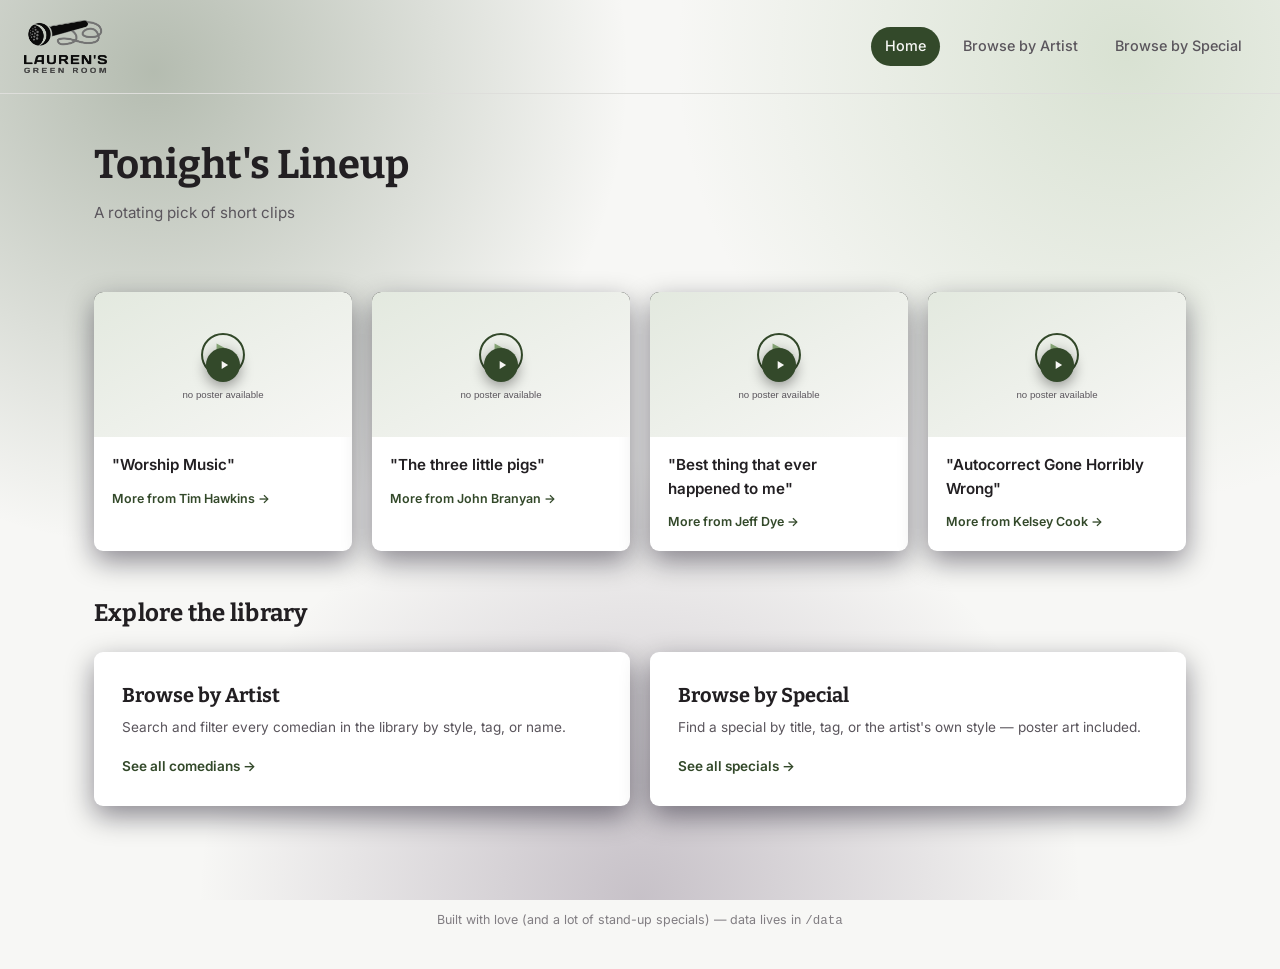
<file: index.html>
<!DOCTYPE html>
<html lang="en">
<head>
<meta charset="UTF-8">
<meta name="viewport" content="width=device-width, initial-scale=1.0">
<title>Lauren's Green Room</title>
<link rel="stylesheet" href="css/styles.css">
</head>
<body>

<nav class="site-nav">
  <a class="site-nav__brand" href="index.html">
    <img class="site-nav__brand-logo" src="img/logo.png" alt="Lauren's Green Room">
  </a>
  <div class="site-nav__links">
    <a class="site-nav__link active" href="index.html">Home</a>
    <a class="site-nav__link" href="browse-artists.html">Browse by Artist</a>
    <a class="site-nav__link" href="browse-specials.html">Browse by Special</a>
  </div>
</nav>

<main class="container">

  <div class="page-header">
    <h1>Tonight's Lineup</h1>
    <p class="page-header__sub" id="rotation-note">A rotating pick of short clips</p>
  </div>

  <section class="section" id="featured">
    <div class="shorts-strip" id="shorts-strip"></div>
  </section>

  <section class="section">
    <div class="section__heading">
      <h2>Explore the library</h2>
    </div>
    <div class="cta-row">
      <a class="cta-card" href="browse-artists.html">
        <p class="cta-card__title">Browse by Artist</p>
        <p class="cta-card__sub">Search and filter every comedian in the library by style, tag, or name.</p>
        <span class="cta-card__arrow">See all comedians →</span>
      </a>
      <a class="cta-card" href="browse-specials.html">
        <p class="cta-card__title">Browse by Special</p>
        <p class="cta-card__sub">Find a special by title, tag, or the artist's own style — poster art included.</p>
        <span class="cta-card__arrow">See all specials →</span>
      </a>
    </div>
  </section>

</main>

<footer class="site-footer">
  Built with love (and a lot of stand-up specials) — data lives in <code>/data</code>
</footer>

<script src="js/common.js"></script>
<script src="js/app.js"></script>
</body>
</html>
</file>
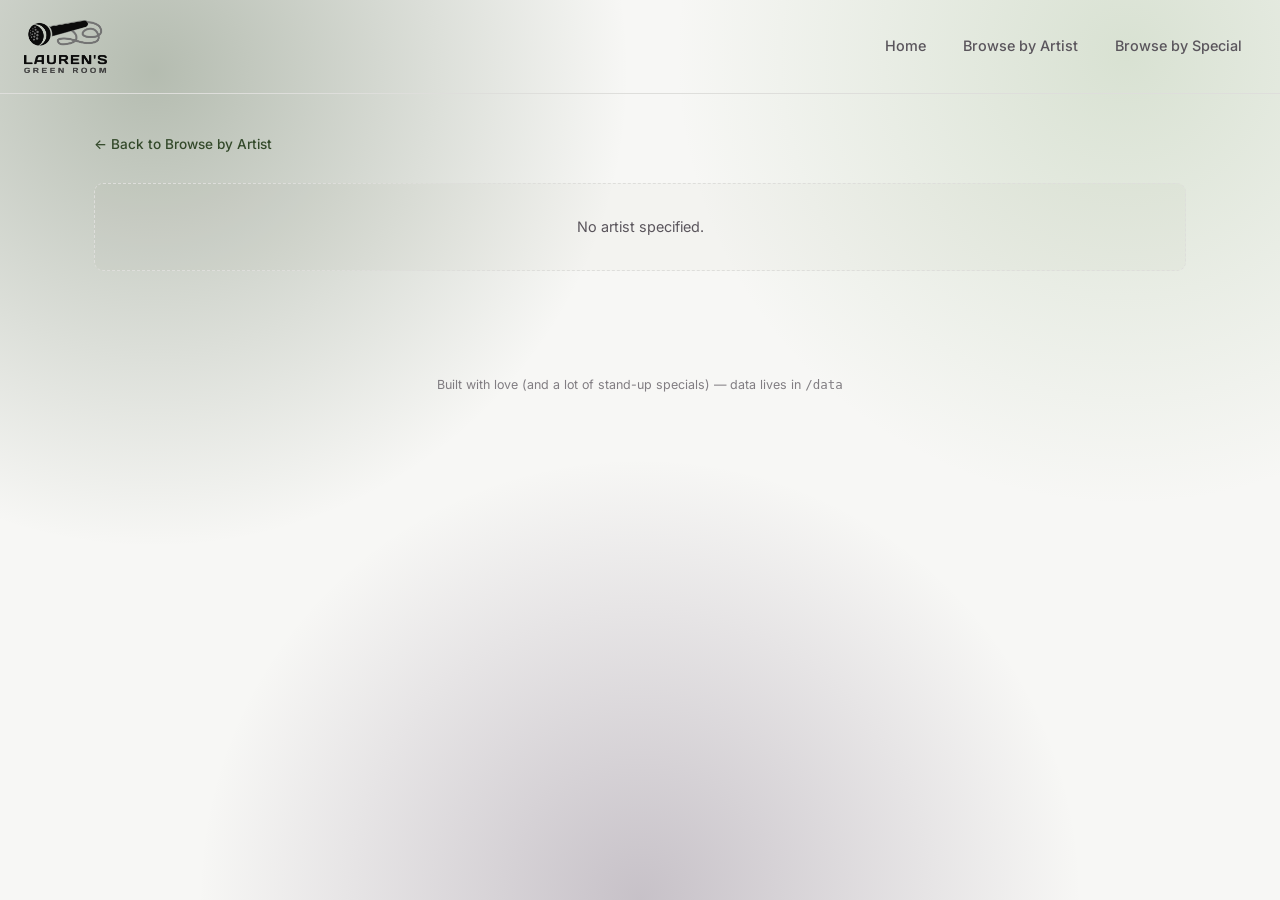
<file: artist.html>
<!DOCTYPE html>
<html lang="en">
<head>
<meta charset="UTF-8">
<meta name="viewport" content="width=device-width, initial-scale=1.0">
<title>Artist — Lauren's Green Room</title>
<link rel="stylesheet" href="css/styles.css">
</head>
<body>

<nav class="site-nav">
  <a class="site-nav__brand" href="index.html">
    <img class="site-nav__brand-logo" src="img/logo.png" alt="Lauren's Green Room">
  </a>
  <div class="site-nav__links">
    <a class="site-nav__link" href="index.html">Home</a>
    <a class="site-nav__link" href="browse-artists.html">Browse by Artist</a>
    <a class="site-nav__link" href="browse-specials.html">Browse by Special</a>
  </div>
</nav>

<main class="container">
  <div class="page-header artist-toprow" style="padding-bottom:0;">
    <a href="browse-artists.html" class="back-link">← Back to Browse by Artist</a>
    <div id="artist-social-icons"></div>
  </div>

  <div id="artist-content">
    <div class="empty-state">Loading…</div>
  </div>

  <section class="section" id="specials-section" style="display:none;">
    <div class="section__heading"><h2 id="specials-heading">Specials</h2></div>
    <div id="specials-list"></div>
  </section>

  <section class="section" id="shorts-section" style="display:none;">
    <div class="section__heading"><h2>Clips</h2></div>
    <div class="shorts-strip" id="artist-shorts"></div>
  </section>
</main>

<footer class="site-footer">
  Built with love (and a lot of stand-up specials) — data lives in <code>/data</code>
</footer>

<script src="js/common.js"></script>
<script src="js/artist.js"></script>
</body>
</html>
</file>
<file: css/styles.css>
/* ============================================
   Lauren's Green Room — theme
   ============================================ */

@import url('https://fonts.googleapis.com/css2?family=Bitter:wght@400;600;700&family=Inter:wght@400;500;600;700&display=swap');

:root {
  --bg-page: #F7F7F5;
  --bg-surface: #FFFFFF;
  --bg-surface-raised: color-mix(in srgb, var(--color-sage) 18%, var(--bg-page));
  --border: #DEDEDB;

  --color-primary: #33492A;
  --color-primary-dim: color-mix(in srgb, var(--color-primary) 82%, black);
  --color-sage: #8AAA79;
  --color-sage-text: #20301A;
  --color-brown: #6B4A2E;
  --color-plum: #6B4E78;

  --text-primary: #221F22;
  --text-secondary: #5A555C;

  --font-display: 'Bookman Old Style', 'Bitter', Georgia, serif;
  --font-body: 'Calibri', 'Inter', system-ui, -apple-system, sans-serif;

  --radius: 9px;
  --radius-pill: 999px;

  --shadow-card: 0 10px 28px rgba(6, 3, 20, 0.45), 0 1px 0 rgba(245, 243, 255, 0.03);
  --shadow-card-hover: 0 16px 36px rgba(6, 3, 20, 0.55), 0 1px 0 rgba(245, 243, 255, 0.04);
}

* { box-sizing: border-box; }

html { scroll-behavior: smooth; }

body {
  margin: 0;
  background: var(--bg-page);
  background-image:
    radial-gradient(circle at 12% 8%, color-mix(in srgb, var(--color-primary) 34%, transparent), transparent 34%),
    radial-gradient(circle at 88% 6%, color-mix(in srgb, var(--color-sage) 28%, transparent), transparent 32%),
    radial-gradient(circle at 50% 100%, color-mix(in srgb, color-mix(in srgb, var(--color-plum) 70%, black) 28%, transparent), transparent 40%);
  background-attachment: fixed;
  color: var(--text-primary);
  font-family: var(--font-body);
  line-height: 1.55;
  min-height: 100vh;
}

a { color: inherit; }

img { max-width: 100%; display: block; }

/* ---------- Nav bar ---------- */

.site-nav {
  display: flex;
  align-items: center;
  justify-content: space-between;
  gap: 1.5rem;
  flex-wrap: wrap;
  padding: 1.25rem 1.5rem;
  border-bottom: 1px solid var(--border);
}

.site-nav__brand {
  display: flex;
  align-items: center;
  text-decoration: none;
}

.site-nav__brand-logo {
  height: 3.3rem;
  width: auto;
  display: block;
}

.site-nav__links {
  display: flex;
  gap: 0.5rem;
  flex-wrap: wrap;
}

.site-nav__link {
  font-size: 0.9rem;
  font-weight: 500;
  text-decoration: none;
  color: var(--text-secondary);
  padding: 0.5rem 0.9rem;
  border-radius: var(--radius-pill);
  transition: background 0.15s ease, color 0.15s ease;
}

.site-nav__link:hover {
  color: var(--text-primary);
  background: color-mix(in srgb, var(--color-primary) 8%, transparent);
}

.site-nav__link.active {
  color: var(--bg-page);
  background: var(--color-primary);
}

/* ---------- Layout ---------- */

.container {
  max-width: 1140px;
  margin: 0 auto;
  padding: 0 1.5rem 4rem;
}

.page-header {
  padding: 2.5rem 0 1.5rem;
}

.page-header h1 {
  font-family: var(--font-display);
  font-weight: 700;
  font-size: clamp(1.9rem, 4vw, 2.5rem);
  margin: 0 0 0.3rem;
  color: var(--text-primary);
}

.page-header__sub {
  color: var(--text-secondary);
  font-size: 0.95rem;
  margin: 0;
}

.section {
  margin-top: 2.75rem;
}

.section__heading {
  display: flex;
  align-items: baseline;
  justify-content: space-between;
  gap: 1rem;
  margin-bottom: 1.25rem;
}

.section__heading h2 {
  font-family: var(--font-display);
  font-weight: 700;
  letter-spacing: 0.01em;
  font-size: 1.5rem;
  margin: 0;
  color: var(--text-primary);
}

.section__note {
  font-size: 0.8rem;
  color: var(--text-secondary);
}

/* ---------- Empty state ---------- */

.empty-state {
  border: 1px dashed var(--border);
  border-radius: var(--radius);
  padding: 2rem;
  text-align: center;
  color: var(--text-secondary);
  font-size: 0.9rem;
  background: color-mix(in srgb, var(--color-primary) 2%, transparent);
}

.empty-state code {
  font-family: 'Consolas', monospace;
  color: var(--color-primary);
  background: color-mix(in srgb, var(--color-sage) 15%, transparent);
  padding: 0.1rem 0.4rem;
  border-radius: 4px;
}

/* ---------- Buttons ---------- */

.btn {
  display: inline-flex;
  align-items: center;
  justify-content: center;
  gap: 0.5rem;
  font-family: var(--font-body);
  font-weight: 600;
  font-size: 0.9rem;
  background: var(--color-primary);
  color: var(--bg-page);
  border: none;
  padding: 0.7rem 1.4rem;
  border-radius: var(--radius-pill);
  text-decoration: none;
  cursor: pointer;
  transition: background 0.15s ease, transform 0.15s ease;
}

.btn:hover {
  background: var(--color-primary-dim);
  transform: translateY(-1px);
}

.btn--outline {
  background: transparent;
  border: 1px solid color-mix(in srgb, var(--color-primary) 50%, transparent);
  color: var(--text-primary);
}

.btn--outline:hover {
  background: color-mix(in srgb, var(--color-primary) 12%, transparent);
}

/* ---------- Search & filters ---------- */

.controls {
  display: flex;
  flex-wrap: wrap;
  gap: 0.75rem;
  align-items: center;
  margin-bottom: 1.25rem;
}

.search-field {
  position: relative;
  flex: 1 1 260px;
  min-width: 220px;
}

.search-field::before {
  content: "🔍";
  position: absolute;
  left: 1rem;
  top: 50%;
  transform: translateY(-50%);
  font-size: 0.85rem;
  opacity: 0.6;
  pointer-events: none;
}

.search-input {
  width: 100%;
  background: var(--bg-surface);
  border: 1px solid var(--border);
  color: var(--text-primary);
  font-family: var(--font-body);
  font-size: 0.9rem;
  padding: 0.7rem 1rem 0.7rem 2.4rem;
  border-radius: var(--radius-pill);
  outline: none;
  transition: border-color 0.15s ease;
}

.search-input::placeholder { color: var(--text-secondary); }

.search-input:focus {
  border-color: var(--color-primary);
}

.filter-select {
  background: var(--bg-surface);
  border: 1px solid var(--border);
  color: var(--text-primary);
  font-family: var(--font-body);
  font-size: 0.85rem;
  padding: 0.65rem 2rem 0.65rem 1rem;
  border-radius: var(--radius-pill);
  outline: none;
  cursor: pointer;
  appearance: none;
  background-image: linear-gradient(45deg, transparent 50%, var(--text-secondary) 50%), linear-gradient(135deg, var(--text-secondary) 50%, transparent 50%);
  background-position: calc(100% - 16px) calc(50% - 3px), calc(100% - 11px) calc(50% - 3px);
  background-size: 5px 5px, 5px 5px;
  background-repeat: no-repeat;
}

.filter-select:focus { border-color: var(--color-primary); }

.active-filters {
  display: flex;
  flex-wrap: wrap;
  gap: 0.5rem;
  margin-bottom: 1.25rem;
}

.filter-chip {
  display: inline-flex;
  align-items: center;
  gap: 0.45rem;
  font-size: 0.78rem;
  font-weight: 500;
  background: color-mix(in srgb, var(--color-primary) 16%, transparent);
  border: 1px solid color-mix(in srgb, var(--color-primary) 40%, transparent);
  color: var(--text-primary);
  padding: 0.35rem 0.5rem 0.35rem 0.8rem;
  border-radius: var(--radius-pill);
}

.filter-chip button {
  background: none;
  border: none;
  color: var(--text-secondary);
  cursor: pointer;
  font-size: 0.85rem;
  line-height: 1;
  padding: 0.1rem 0.3rem;
  border-radius: 50%;
}

.filter-chip button:hover {
  color: var(--text-primary);
  background: color-mix(in srgb, var(--color-primary) 10%, transparent);
}

/* ---------- Tag chips (display) ---------- */

.tag-bar {
  display: flex;
  flex-wrap: wrap;
  gap: 0.6rem;
}

.tag-chip {
  font-size: 0.75rem;
  font-weight: 500;
  text-transform: lowercase;
  background: var(--bg-surface);
  border: 1px solid var(--border);
  color: var(--text-secondary);
  padding: 0.4rem 0.85rem;
  border-radius: var(--radius-pill);
  cursor: pointer;
  transition: background 0.15s ease, border-color 0.15s ease, color 0.15s ease;
}

.tag-chip:hover {
  border-color: var(--color-primary);
  color: var(--text-primary);
}

.tag-chip.active {
  background: var(--color-primary);
  border-color: var(--color-primary);
  color: var(--bg-page);
}

/* Small static tag pill shown on cards (not interactive). Color rotates
   between 3 variants (see js/common.js renderPillTag) so different tags are
   visually distinct instead of one flat color. */
.pill-tag {
  font-size: 0.68rem;
  font-weight: 500;
  text-transform: lowercase;
  letter-spacing: 0.01em;
  padding: 0.2rem 0.6rem;
  border-radius: var(--radius-pill);
}

.pill-tag--sage  { background: var(--color-sage);  color: var(--color-sage-text); }
.pill-tag--brown { background: var(--color-brown); color: var(--bg-page); }
.pill-tag--plum  { background: var(--color-plum);  color: var(--bg-page); }

/* ---------- Cards (shared) ---------- */

.card {
  background: var(--bg-surface);
  border-radius: var(--radius);
  box-shadow: var(--shadow-card);
  overflow: hidden;
  text-decoration: none;
  color: inherit;
  display: flex;
  flex-direction: column;
  transition: transform 0.15s ease, box-shadow 0.15s ease;
}

.card:hover {
  transform: translateY(-4px);
  box-shadow: var(--shadow-card-hover);
}

/* dashed "ticket tear" perforation divider between photo/poster and body */
.card__perf {
  position: relative;
  height: 0;
  border-top: 2px dashed var(--border);
}

.card__perf::before,
.card__perf::after {
  content: "";
  position: absolute;
  width: 14px;
  height: 14px;
  background: var(--bg-page);
  border-radius: 50%;
  top: -7px;
}
.card__perf::before { left: -7px; }
.card__perf::after { right: -7px; }

/* ---------- Shorts strip (homepage) ---------- */

.shorts-strip {
  display: grid;
  grid-template-columns: repeat(auto-fill, minmax(230px, 1fr));
  gap: 1.25rem;
}

.short-card__embed {
  aspect-ratio: 16 / 9;
  background: #000;
  position: relative;
  display: block;
  width: 100%;
  padding: 0;
  border: 0;
  cursor: pointer;
}

.short-card__embed img {
  width: 100%;
  height: 100%;
  object-fit: cover;
  display: block;
}

.short-card__embed .play-badge { transition: transform 0.15s ease; }

.short-card__embed:hover .play-badge { transform: translate(-50%, -50%) scale(1.1); }

/* ---------- Video lightbox — expands a clip to window width on demand ---------- */

.video-lightbox {
  position: fixed;
  inset: 0;
  background: rgba(6, 3, 20, 0.9);
  display: flex;
  align-items: center;
  justify-content: center;
  padding: 2rem;
  z-index: 1000;
}

.video-lightbox__inner {
  position: relative;
  width: min(100%, calc((100vh - 4rem) * 16 / 9));
  aspect-ratio: 16 / 9;
  max-height: calc(100vh - 4rem);
  background: #000;
  box-shadow: var(--shadow-card-hover);
}

.video-lightbox__inner--vertical {
  width: min(100%, calc((100vh - 4rem) * 9 / 16));
  aspect-ratio: 9 / 16;
}

.video-lightbox__inner iframe {
  width: 100%;
  height: 100%;
  border: 0;
  display: block;
}

.video-lightbox__close {
  position: absolute;
  top: 0.6rem;
  right: 0.6rem;
  width: 34px;
  height: 34px;
  display: flex;
  align-items: center;
  justify-content: center;
  border: 0;
  border-radius: 50%;
  background: rgba(10, 6, 26, 0.7);
  color: var(--text-primary);
  cursor: pointer;
  z-index: 1;
}

.video-lightbox__close svg {
  width: 16px;
  height: 16px;
  fill: currentColor;
}

.video-lightbox__close:hover { background: var(--color-primary); color: var(--bg-page); }

@media (max-width: 640px) {
  .video-lightbox { padding: 1rem; }
  .video-lightbox__inner { width: min(100%, calc((100vh - 2rem) * 16 / 9)); max-height: calc(100vh - 2rem); }
  .video-lightbox__inner--vertical { width: min(100%, calc((100vh - 2rem) * 9 / 16)); }
}

.short-card__body {
  padding: 1rem 1.1rem 1.1rem;
}

.short-card__title {
  font-weight: 600;
  font-size: 0.95rem;
  margin: 0 0 0.5rem;
}

.short-card__more {
  font-size: 0.78rem;
  font-weight: 600;
  color: var(--color-primary);
  text-decoration: none;
}

.short-card__more:hover { text-decoration: underline; }

/* ---------- Homepage CTA row ---------- */

.cta-row {
  display: grid;
  grid-template-columns: repeat(auto-fit, minmax(240px, 1fr));
  gap: 1.25rem;
}

.cta-card {
  background: var(--bg-surface);
  border-radius: var(--radius);
  box-shadow: var(--shadow-card);
  padding: 1.75rem;
  text-decoration: none;
  color: inherit;
  transition: transform 0.15s ease, box-shadow 0.15s ease;
}

.cta-card:hover {
  transform: translateY(-4px);
  box-shadow: var(--shadow-card-hover);
}

.cta-card__title {
  font-family: var(--font-display);
  font-weight: 700;
  font-size: 1.25rem;
  margin: 0 0 0.4rem;
  color: var(--text-primary);
}

.cta-card__sub {
  font-size: 0.85rem;
  color: var(--text-secondary);
  margin: 0 0 0.9rem;
}

.cta-card__arrow {
  font-size: 0.85rem;
  font-weight: 600;
  color: var(--color-primary);
}

/* ---------- Artist grid (Browse by Artist) ---------- */

.artist-grid {
  display: grid;
  grid-template-columns: repeat(5, 1fr);
  gap: 1.4rem;
  align-items: stretch;
}

.artist-card__photo {
  aspect-ratio: 1 / 1;
  width: 100%;
  background: var(--bg-surface-raised);
  background-size: cover;
  background-position: center top;
  display: flex;
  align-items: center;
  justify-content: center;
  font-family: var(--font-display);
  font-size: 1.8rem;
  color: var(--color-primary);
  flex-shrink: 0;
}

.artist-card__body {
  padding: 1rem 1.1rem 1.1rem;
  display: flex;
  flex-direction: column;
  flex: 1;
}

.artist-card__name {
  font-weight: 600;
  font-size: 1rem;
  margin: 0 0 0.55rem;
  min-height: 2.5em;
  display: -webkit-box;
  -webkit-line-clamp: 2;
  -webkit-box-orient: vertical;
  overflow: hidden;
}

.artist-card__tags {
  display: flex;
  flex-wrap: wrap;
  gap: 0.35rem;
  margin-top: auto;
}

/* ---------- Special grid (Browse by Special) ---------- */

.special-grid {
  display: grid;
  grid-template-columns: repeat(auto-fill, minmax(230px, 1fr));
  gap: 1.4rem;
  align-items: stretch;
}

.special-card__poster-link {
  display: block;
  text-decoration: none;
}

.special-card__title-link {
  display: block;
  text-decoration: none;
  color: inherit;
}

.special-card__title-link:hover .special-card__title {
  color: var(--color-primary);
}

.special-card__poster {
  aspect-ratio: 16 / 9;
  background: var(--bg-surface-raised);
  background-size: cover;
  background-position: center;
  position: relative;
  overflow: hidden;
}

.special-card__poster img {
  width: 100%;
  height: 100%;
  object-fit: cover;
}

/* ---------- Three visual states, in priority order:
   1. .has-video   — real YouTubeLink: full "pop" treatment (play badge, bright title, WATCH pill)
   2. .has-platform — known streaming home but no YouTubeLink: bright title, no play badge
      (not embeddable inline), "Watch on {Platform}" pill instead of a static WATCH pill
   3. neither — genuinely unknown yet: muted poster scrim + muted title, no badge
   Shared by special-card (Browse by Special) and special-row (Artist Detail). ---------- */

.special-card:not(.has-video):not(.has-platform) .special-card__poster::after,
.special-row:not(.has-video):not(.has-platform) .special-row__poster::after {
  content: "";
  position: absolute;
  inset: 0;
  background: rgba(10, 6, 26, 0.6);
}

.special-card:not(.has-video):not(.has-platform) .special-card__title,
.special-row:not(.has-video):not(.has-platform) .special-row__title {
  color: var(--text-secondary);
  font-weight: 500;
}

.play-badge {
  position: absolute;
  top: 50%;
  left: 50%;
  transform: translate(-50%, -50%);
  width: 34px;
  height: 34px;
  border-radius: 50%;
  background: var(--color-primary);
  display: flex;
  align-items: center;
  justify-content: center;
  box-shadow: 0 4px 14px rgba(0, 0, 0, 0.4);
}

.play-badge svg {
  width: 14px;
  height: 14px;
  fill: var(--bg-page);
  margin-left: 2px;
}

.watch-pill {
  display: inline-flex;
  align-items: center;
  gap: 0.25rem;
  font-size: 0.68rem;
  font-weight: 700;
  letter-spacing: 0.03em;
  text-transform: uppercase;
  text-decoration: none;
  color: var(--bg-page);
  background: var(--color-primary);
  padding: 0.25rem 0.55rem;
  border-radius: var(--radius-pill);
}

.watch-pill svg {
  width: 10px;
  height: 10px;
  fill: var(--bg-page);
}

.special-card__body {
  padding: 1rem 1.1rem 1.1rem;
  display: flex;
  flex-direction: column;
  flex: 1;
}

.special-card__title {
  font-weight: 600;
  font-size: 0.98rem;
  margin: 0 0 0.3rem;
  min-height: 2.4em;
  display: -webkit-box;
  -webkit-line-clamp: 2;
  -webkit-box-orient: vertical;
  overflow: hidden;
}

.special-card__meta {
  font-size: 0.8rem;
  color: var(--color-plum);
  margin: 0 0 0.7rem;
}

.special-card__artist-link {
  color: inherit;
  text-decoration: none;
}

.special-card__artist-link:hover {
  text-decoration: underline;
}

.special-card__tags {
  display: flex;
  flex-wrap: wrap;
  gap: 0.35rem;
  margin: 0 0 0.7rem;
}

.special-card__badges {
  display: flex;
  flex-direction: column;
  gap: 0.5rem;
  margin-top: auto;
}

.special-card__watch-row,
.special-card__level-row {
  display: flex;
  flex-wrap: wrap;
  gap: 0.4rem;
}

/* Momentary highlight for a special-card deep-linked from a short clip
   ("From: <Special> →"), so it's obvious which card the link landed on. */
.special-card--highlight {
  animation: special-card-flash 2.2s ease-out 1;
}

@keyframes special-card-flash {
  0%   { box-shadow: 0 0 0 3px var(--color-primary), var(--shadow-card-hover); }
  100% { box-shadow: var(--shadow-card); }
}

.badge {
  font-size: 0.68rem;
  font-weight: 600;
  text-transform: uppercase;
  letter-spacing: 0.03em;
  color: var(--text-secondary);
  border: 1px solid var(--border);
  padding: 0.25rem 0.55rem;
  border-radius: 5px;
}

/* ---------- Artist detail page ---------- */

.back-link {
  display: inline-block;
  font-size: 0.85rem;
  font-weight: 500;
  color: var(--color-primary);
  text-decoration: none;
  margin-bottom: 1.75rem;
}
.back-link:hover { text-decoration: underline; }

.artist-toprow {
  display: flex;
  align-items: center;
  justify-content: space-between;
  flex-wrap: wrap;
  gap: 1rem;
}

.social-icons {
  display: flex;
  gap: 0.5rem;
  flex-shrink: 0;
}

.social-icon {
  width: 38px;
  height: 38px;
  border-radius: 50%;
  background: var(--bg-surface);
  box-shadow: var(--shadow-card);
  display: flex;
  align-items: center;
  justify-content: center;
  color: var(--text-primary);
  transition: background 0.15s ease, transform 0.15s ease;
}

.social-icon:hover {
  background: var(--color-primary);
  transform: translateY(-2px);
}

.social-icon svg {
  width: 17px;
  height: 17px;
  fill: currentColor;
}

.artist-header {
  display: flex;
  gap: 1.75rem;
  align-items: flex-start;
  flex-wrap: wrap;
}

.artist-header__photo {
  width: 160px;
  height: 160px;
  border-radius: var(--radius);
  background: var(--bg-surface-raised);
  background-size: cover;
  background-position: center;
  box-shadow: var(--shadow-card);
  flex-shrink: 0;
}

.artist-header__name {
  font-family: var(--font-display);
  font-weight: 700;
  font-size: clamp(1.9rem, 4vw, 2.5rem);
  margin: 0 0 0.5rem;
  color: var(--text-primary);
}

.artist-header__website {
  font-size: 0.85rem;
  font-weight: 600;
  color: var(--color-primary);
  text-decoration: none;
}
.artist-header__website:hover { text-decoration: underline; }

.artist-header__tickets {
  display: flex;
  align-items: center;
  gap: 0.4rem;
  font-size: 0.85rem;
  font-weight: 600;
  color: var(--color-plum);
  text-decoration: none;
  margin-top: 0.4rem;
}
.artist-header__tickets:hover { text-decoration: underline; }
.artist-header__tickets svg { width: 14px; height: 14px; fill: currentColor; }

.artist-header__tags {
  display: flex;
  flex-wrap: wrap;
  gap: 0.4rem;
  margin-top: 0.75rem;
}

.artist-bio {
  margin-top: 1.75rem;
  max-width: 68ch;
  color: var(--text-primary);
  opacity: 0.92;
  font-size: 0.98rem;
}

.special-row {
  background: var(--bg-surface);
  border-radius: var(--radius);
  box-shadow: var(--shadow-card);
  padding: 0.9rem;
  margin-bottom: 0.9rem;
  display: flex;
  align-items: center;
  gap: 1rem;
}

.special-row__poster {
  display: block;
  position: relative;
  width: 104px;
  height: 58px;
  flex-shrink: 0;
  border-radius: 6px;
  overflow: hidden;
  background: var(--bg-surface-raised);
  text-decoration: none;
}

.special-row__poster img {
  width: 100%;
  height: 100%;
  object-fit: cover;
}

.special-row__info {
  flex: 1;
  min-width: 0;
  display: flex;
  flex-direction: column;
  gap: 0.5rem;
}

.special-row__title {
  font-weight: 700;
  font-size: 0.98rem;
  margin: 0;
  color: var(--text-primary);
}

.special-row__title a {
  color: inherit;
  text-decoration: none;
}
.special-row__title a:hover { color: var(--color-primary); }

.special-row__year {
  color: var(--text-secondary);
  font-weight: 400;
  font-size: 0.85rem;
}

.special-row__tags {
  display: flex;
  flex-wrap: wrap;
  gap: 0.35rem;
}

.special-row__badges {
  display: flex;
  flex-direction: column;
  gap: 0.4rem;
}

.special-row__watch-row,
.special-row__level-row {
  display: flex;
  align-items: center;
  gap: 0.4rem;
  flex-wrap: wrap;
}

/* ---------- Footer ---------- */

.site-footer {
  text-align: center;
  font-size: 0.78rem;
  color: var(--text-secondary);
  padding: 2.5rem 1rem;
  opacity: 0.75;
}

/* ---------- Responsive ---------- */

@media (max-width: 1180px) {
  .artist-grid { grid-template-columns: repeat(4, 1fr); }
}

@media (max-width: 920px) {
  .artist-grid { grid-template-columns: repeat(3, 1fr); }
}

@media (max-width: 700px) {
  .artist-grid { grid-template-columns: repeat(2, 1fr); }
}

@media (max-width: 640px) {
  .artist-header { gap: 1.25rem; }
  .artist-header__photo { width: 120px; height: 120px; }
  .controls { flex-direction: column; align-items: stretch; }
  .search-field { flex: none; width: 100%; min-width: 0; }
  .filter-select { width: 100%; }
  .special-row__poster { width: 76px; height: 43px; }
}

@media (max-width: 460px) {
  .artist-grid { grid-template-columns: 1fr; }
}

@media (prefers-reduced-motion: reduce) {
  * { transition: none !important; scroll-behavior: auto !important; }
}
</file>
